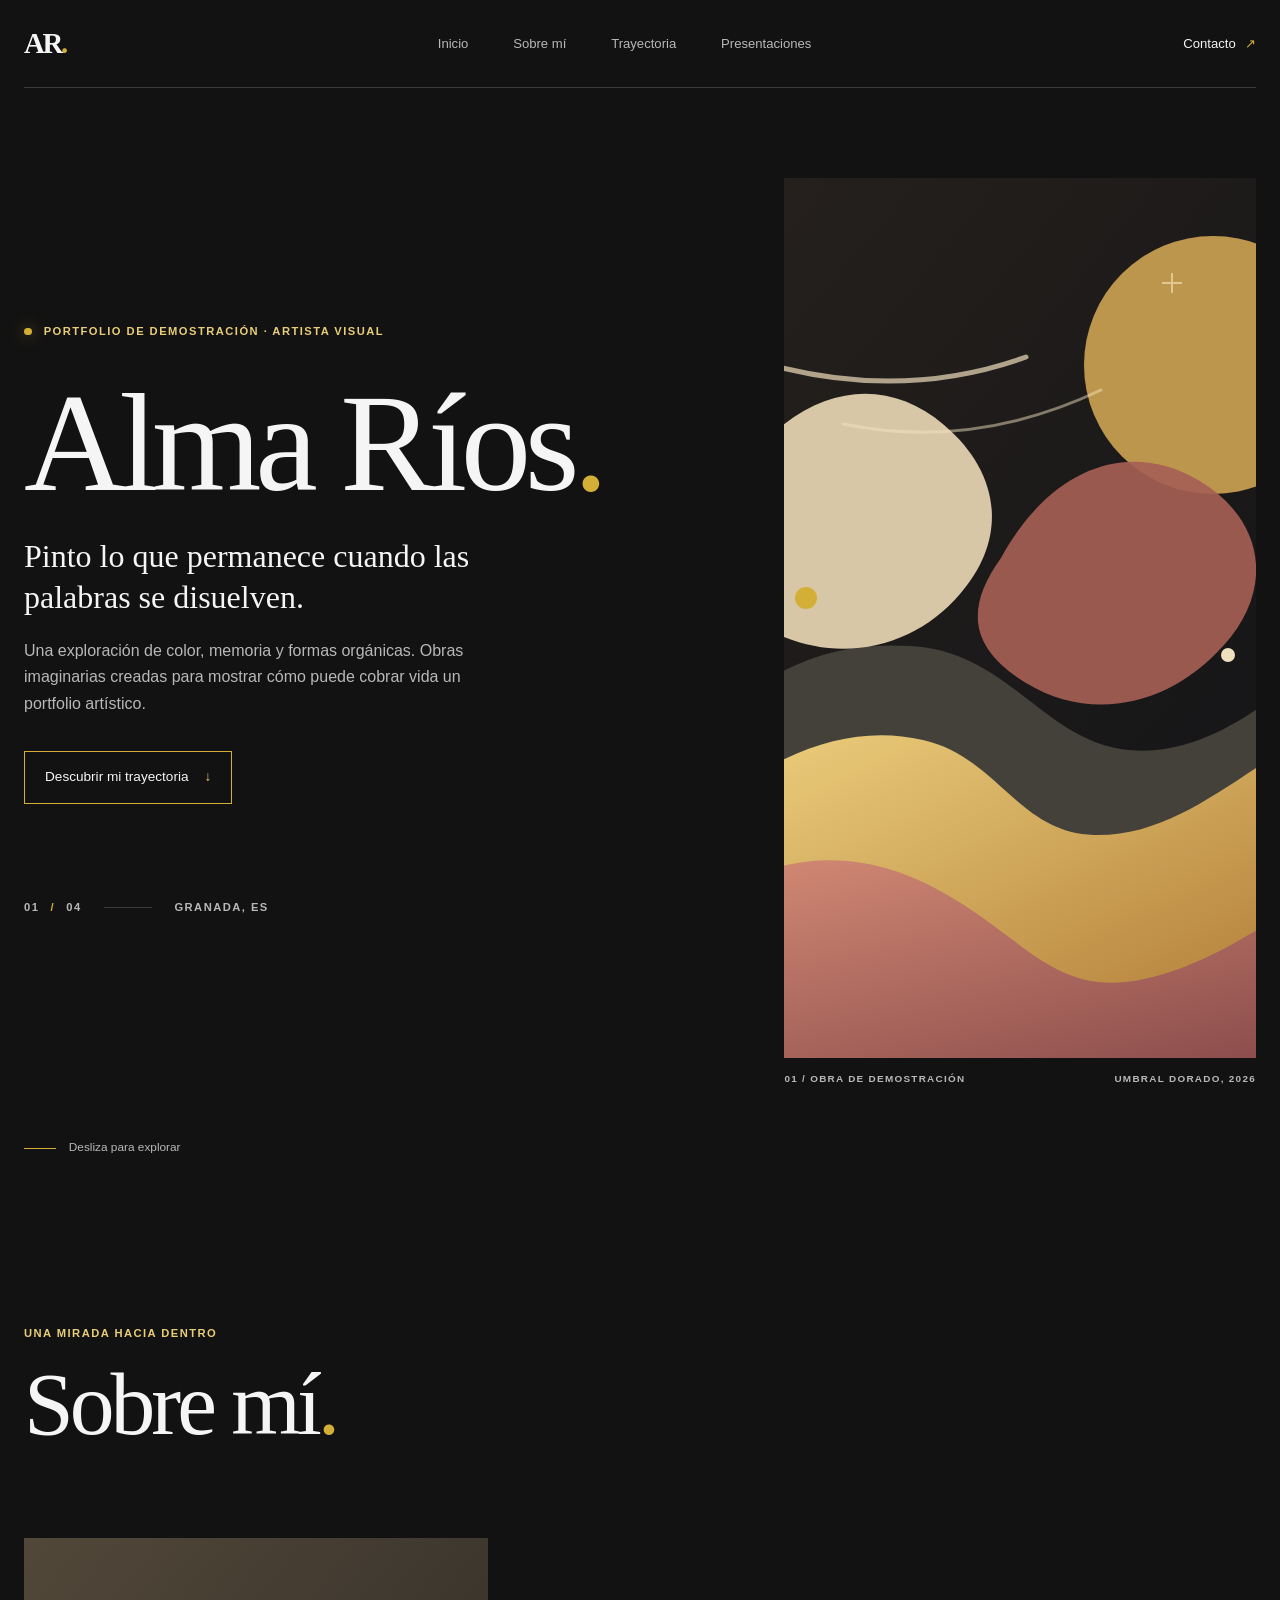
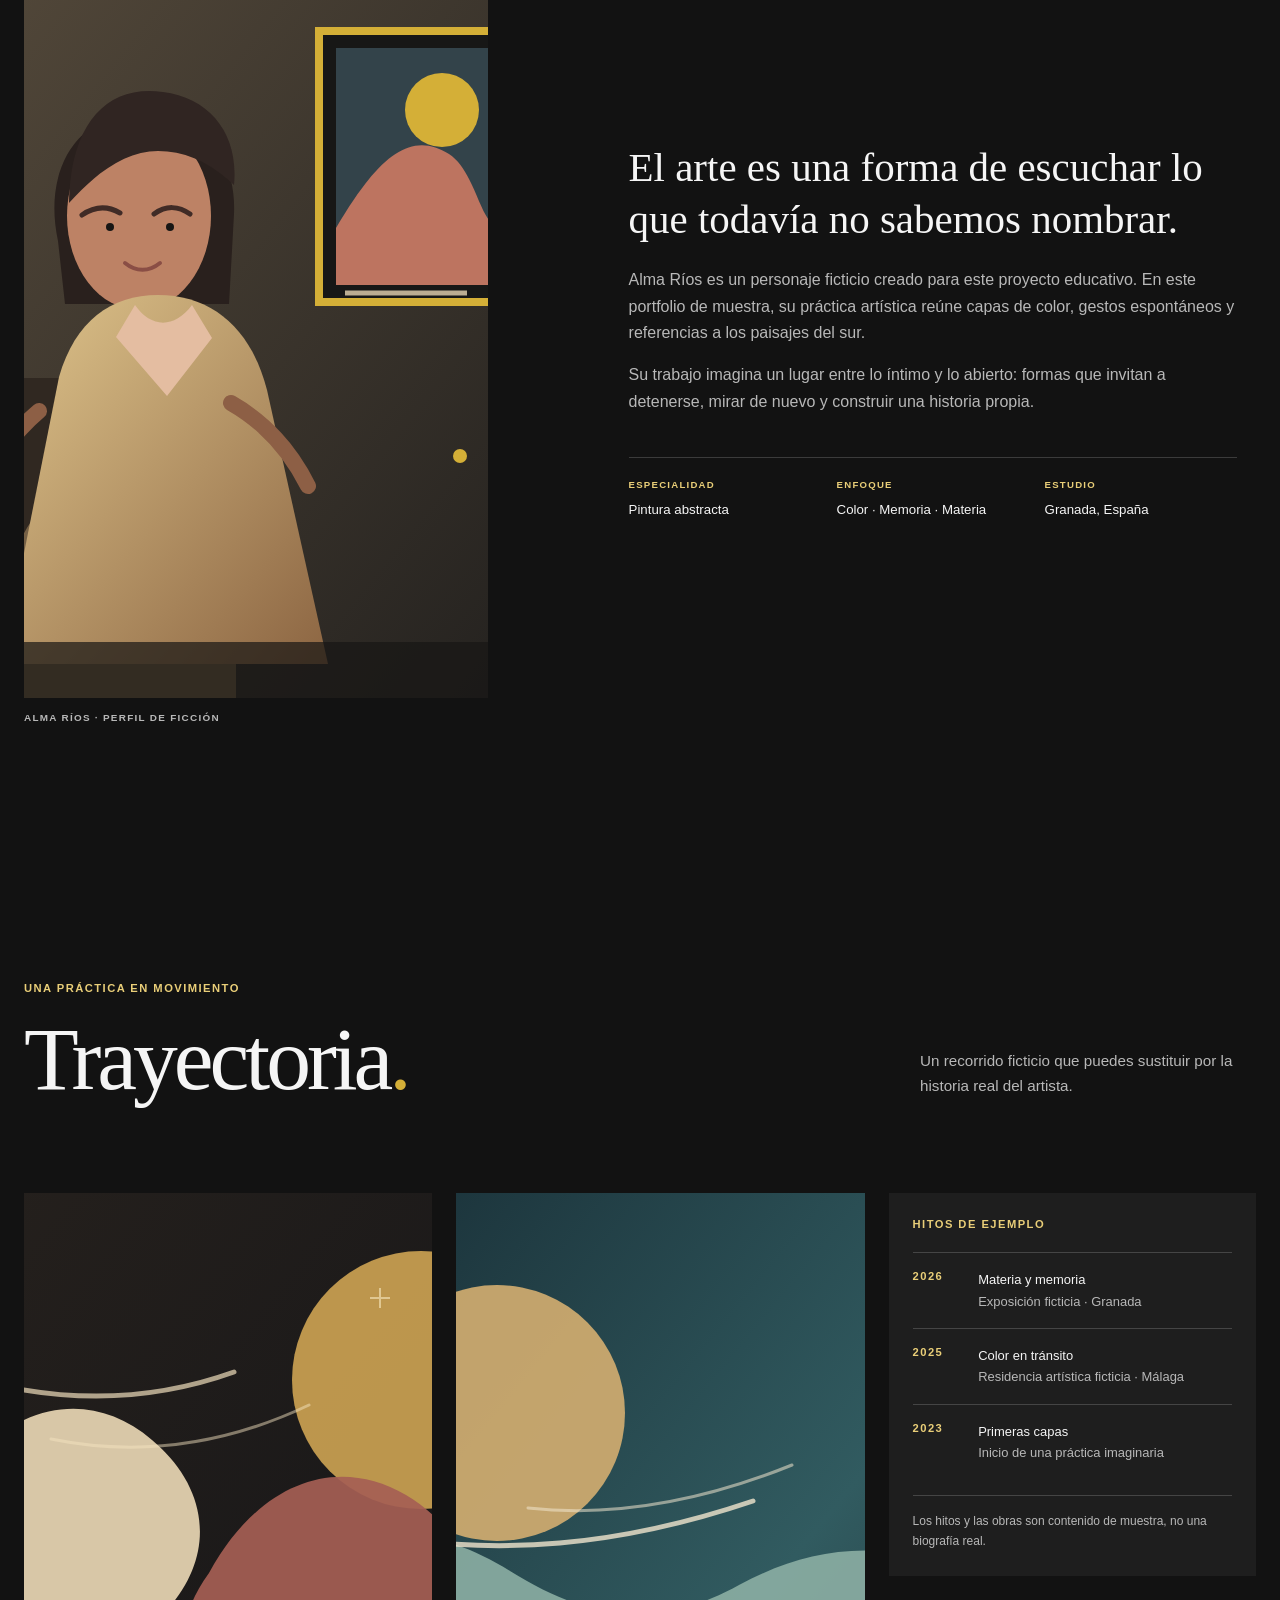
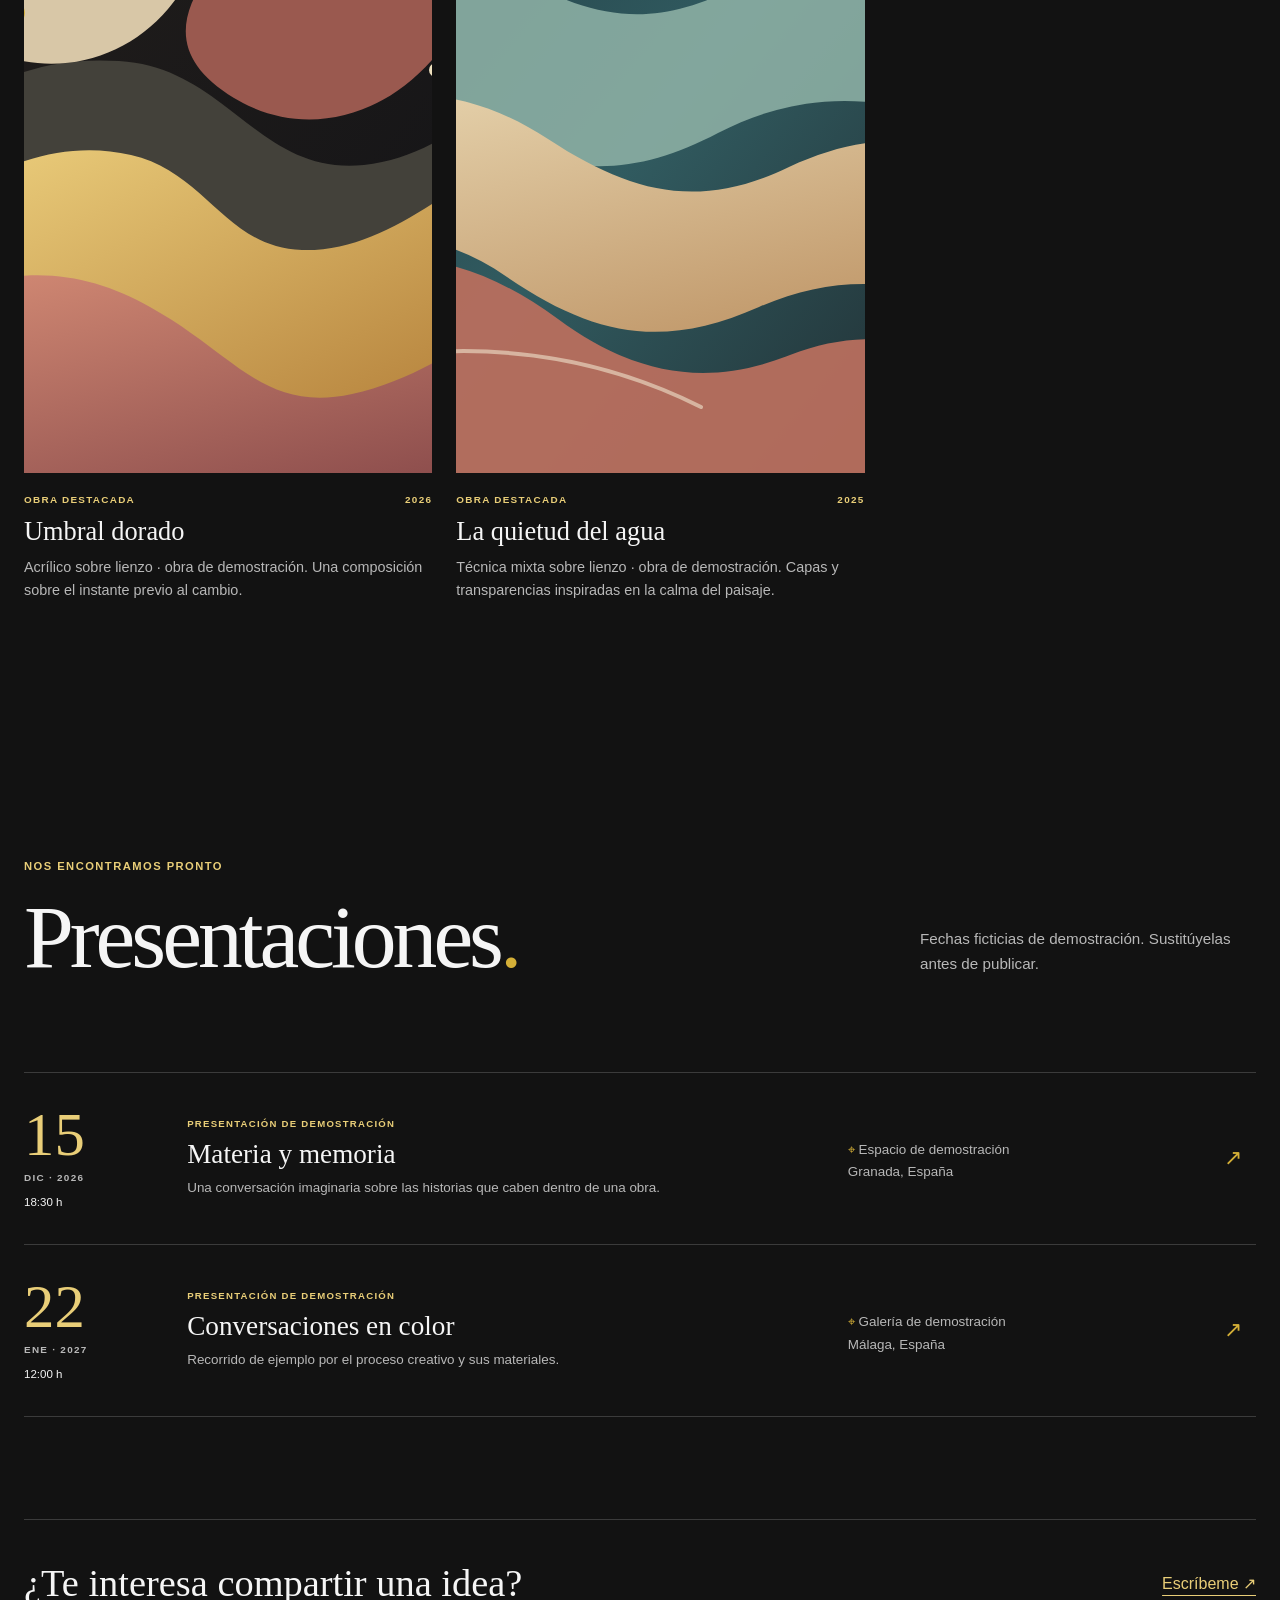
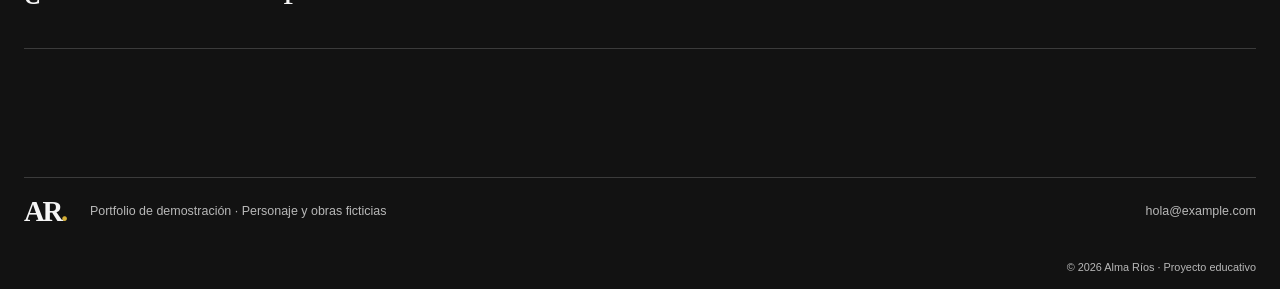
<file: artist-portfolio/index.html>
<!doctype html>
<html lang="es">
  <head>
    <meta charset="utf-8">
    <meta name="viewport" content="width=device-width, initial-scale=1">
    <meta name="description" content="Portfolio de demostración de Alma Ríos, artista visual ficticia. Descubre su biografía, trayectoria, obras y presentaciones de ejemplo.">
    <meta name="theme-color" content="#121212">
    <title>Alma Ríos — Artista visual | Portfolio de demostración</title>
    <link rel="stylesheet" href="styles.css">
    <script type="application/ld+json">
      {
        "@context": "https://schema.org",
        "@graph": [
          {
            "@type": "WebSite",
            "name": "Alma Ríos — Portfolio de demostración",
            "inLanguage": "es",
            "description": "Portfolio ficticio de artista visual, creado con fines educativos."
          },
          {
            "@type": "Person",
            "name": "Alma Ríos",
            "jobTitle": "Artista visual",
            "description": "Artista visual ficticia que explora el color, la memoria y las formas orgánicas.",
            "knowsAbout": ["Pintura abstracta", "Arte contemporáneo", "Composición cromática"]
          },
          {
            "@type": "VisualArtwork",
            "name": "Umbral dorado",
            "artform": "Pintura abstracta",
            "artMedium": "Acrílico sobre lienzo (obra de demostración)",
            "creator": { "@type": "Person", "name": "Alma Ríos" }
          },
          {
            "@type": "VisualArtwork",
            "name": "La quietud del agua",
            "artform": "Pintura abstracta",
            "artMedium": "Técnica mixta sobre lienzo (obra de demostración)",
            "creator": { "@type": "Person", "name": "Alma Ríos" }
          },
          {
            "@type": "Event",
            "name": "Materia y memoria — presentación de demostración",
            "startDate": "2026-12-15T18:30:00+01:00",
            "eventStatus": "https://schema.org/EventScheduled",
            "eventAttendanceMode": "https://schema.org/OfflineEventAttendanceMode",
            "location": {
              "@type": "Place",
              "name": "Espacio de demostración",
              "address": { "@type": "PostalAddress", "addressLocality": "Granada", "addressCountry": "ES" }
            },
            "performer": { "@type": "Person", "name": "Alma Ríos" },
            "description": "Evento ficticio incluido únicamente como ejemplo educativo."
          },
          {
            "@type": "Event",
            "name": "Conversaciones en color — presentación de demostración",
            "startDate": "2027-01-22T12:00:00+01:00",
            "eventStatus": "https://schema.org/EventScheduled",
            "eventAttendanceMode": "https://schema.org/OfflineEventAttendanceMode",
            "location": {
              "@type": "Place",
              "name": "Galería de demostración",
              "address": { "@type": "PostalAddress", "addressLocality": "Málaga", "addressCountry": "ES" }
            },
            "performer": { "@type": "Person", "name": "Alma Ríos" },
            "description": "Evento ficticio incluido únicamente como ejemplo educativo."
          }
        ]
      }
    </script>
  </head>
  <body>
    <a class="skip-link" href="#contenido">Saltar al contenido principal</a>

    <header class="site-header">
      <a class="brand" href="#inicio" aria-label="Alma Ríos, ir al inicio">AR<span aria-hidden="true">.</span></a>
      <nav class="main-navigation" aria-label="Navegación principal">
        <a href="#inicio">Inicio</a>
        <a href="#sobre-mi">Sobre mí</a>
        <a href="#trayectoria">Trayectoria</a>
        <a href="#presentaciones">Presentaciones</a>
      </nav>
      <a class="header-contact" href="mailto:hola@example.com">Contacto <span aria-hidden="true">↗</span></a>
    </header>

    <main id="contenido">
      <section class="hero section-shell" id="inicio" aria-labelledby="hero-title">
        <div class="hero-copy">
          <p class="eyebrow"><span class="status-dot" aria-hidden="true"></span> Portfolio de demostración · Artista visual</p>
          <h1 id="hero-title">Alma Ríos<span class="hero-period">.</span></h1>
          <p class="hero-intro">Pinto lo que permanece cuando las palabras se disuelven.</p>
          <p class="hero-description">Una exploración de color, memoria y formas orgánicas. Obras imaginarias creadas para mostrar cómo puede cobrar vida un portfolio artístico.</p>
          <a class="button-link" href="#trayectoria">Descubrir mi trayectoria <span aria-hidden="true">↓</span></a>
          <p class="hero-index">01 <span aria-hidden="true">/</span> 04 <span class="index-line" aria-hidden="true"></span> GRANADA, ES</p>
        </div>
        <figure class="hero-artwork">
          <img src="assets/images/umbral-dorado.svg" alt="Ilustración abstracta de demostración con formas curvas en tonos ocre, rosa y crema sobre fondo oscuro" width="720" height="880" fetchpriority="high">
          <figcaption><span>01 / OBRA DE DEMOSTRACIÓN</span><span>Umbral dorado, 2026</span></figcaption>
        </figure>
        <a class="scroll-cue" href="#sobre-mi"><span class="scroll-cue-line" aria-hidden="true"></span> Desliza para explorar</a>
      </section>

      <section class="about section-shell" id="sobre-mi" aria-labelledby="about-title">
        <div class="section-heading">
          <p class="eyebrow">Una mirada hacia dentro</p>
          <h2 id="about-title">Sobre mí<span class="hero-period">.</span></h2>
        </div>
        <div class="about-grid">
          <figure class="portrait-frame">
            <img src="assets/images/retrato-estudio.svg" alt="Retrato ilustrado de demostración de Alma Ríos en su estudio, junto a un lienzo abstracto" width="620" height="760" loading="lazy">
            <figcaption>ALMA RÍOS · PERFIL DE FICCIÓN</figcaption>
          </figure>
          <div class="about-copy">
            <p class="lead-copy">El arte es una forma de escuchar lo que todavía no sabemos nombrar.</p>
            <p>Alma Ríos es un personaje ficticio creado para este proyecto educativo. En este portfolio de muestra, su práctica artística reúne capas de color, gestos espontáneos y referencias a los paisajes del sur.</p>
            <p>Su trabajo imagina un lugar entre lo íntimo y lo abierto: formas que invitan a detenerse, mirar de nuevo y construir una historia propia.</p>
            <div class="about-details">
              <div><span class="detail-label">ESPECIALIDAD</span><span>Pintura abstracta</span></div>
              <div><span class="detail-label">ENFOQUE</span><span>Color · Memoria · Materia</span></div>
              <div><span class="detail-label">ESTUDIO</span><span>Granada, España</span></div>
            </div>
          </div>
        </div>
      </section>

      <section class="journey section-shell" id="trayectoria" aria-labelledby="journey-title">
        <div class="section-heading section-heading-row">
          <div><p class="eyebrow">Una práctica en movimiento</p><h2 id="journey-title">Trayectoria<span class="hero-period">.</span></h2></div>
          <p class="section-aside">Un recorrido ficticio que puedes sustituir por la historia real del artista.</p>
        </div>
        <div class="journey-grid">
          <article class="journey-card journey-card-featured">
            <div class="card-art"><img src="assets/images/umbral-dorado.svg" alt="Detalle de la obra abstracta de demostración Umbral dorado" width="720" height="880" loading="lazy"></div>
            <div class="card-meta"><span>OBRA DESTACADA</span><span>2026</span></div>
            <h3>Umbral dorado</h3>
            <p>Acrílico sobre lienzo · obra de demostración. Una composición sobre el instante previo al cambio.</p>
          </article>
          <article class="journey-card">
            <div class="card-art card-art-water"><img src="assets/images/quietud-agua.svg" alt="Composición abstracta de demostración con ondas azules y reflejos color crema" width="720" height="880" loading="lazy"></div>
            <div class="card-meta"><span>OBRA DESTACADA</span><span>2025</span></div>
            <h3>La quietud del agua</h3>
            <p>Técnica mixta sobre lienzo · obra de demostración. Capas y transparencias inspiradas en la calma del paisaje.</p>
          </article>
          <article class="milestone-card">
            <p class="eyebrow">HITOS DE EJEMPLO</p>
            <ol class="milestone-list">
              <li><span class="milestone-year">2026</span><span><strong>Materia y memoria</strong><br>Exposición ficticia · Granada</span></li>
              <li><span class="milestone-year">2025</span><span><strong>Color en tránsito</strong><br>Residencia artística ficticia · Málaga</span></li>
              <li><span class="milestone-year">2023</span><span><strong>Primeras capas</strong><br>Inicio de una práctica imaginaria</span></li>
            </ol>
            <p class="demo-note">Los hitos y las obras son contenido de muestra, no una biografía real.</p>
          </article>
        </div>
      </section>

      <section class="events section-shell" id="presentaciones" aria-labelledby="events-title">
        <div class="section-heading section-heading-row">
          <div><p class="eyebrow">Nos encontramos pronto</p><h2 id="events-title">Presentaciones<span class="hero-period">.</span></h2></div>
          <p class="section-aside">Fechas ficticias de demostración. Sustitúyelas antes de publicar.</p>
        </div>
        <div class="events-list">
          <article class="event-card">
            <time class="event-date" datetime="2026-12-15T18:30:00+01:00"><span class="event-day">15</span><span class="event-month">DIC · 2026</span><span class="event-time">18:30 h</span></time>
            <div class="event-info"><p class="event-type">PRESENTACIÓN DE DEMOSTRACIÓN</p><h3>Materia y memoria</h3><p>Una conversación imaginaria sobre las historias que caben dentro de una obra.</p></div>
            <p class="event-location"><span aria-hidden="true">⌖</span> Espacio de demostración<br>Granada, España</p>
            <span class="event-arrow" aria-hidden="true">↗</span>
          </article>
          <article class="event-card">
            <time class="event-date" datetime="2027-01-22T12:00:00+01:00"><span class="event-day">22</span><span class="event-month">ENE · 2027</span><span class="event-time">12:00 h</span></time>
            <div class="event-info"><p class="event-type">PRESENTACIÓN DE DEMOSTRACIÓN</p><h3>Conversaciones en color</h3><p>Recorrido de ejemplo por el proceso creativo y sus materiales.</p></div>
            <p class="event-location"><span aria-hidden="true">⌖</span> Galería de demostración<br>Málaga, España</p>
            <span class="event-arrow" aria-hidden="true">↗</span>
          </article>
        </div>
        <div class="contact-cta"><p>¿Te interesa compartir una idea?</p><a href="mailto:hola@example.com">Escríbeme <span aria-hidden="true">↗</span></a></div>
      </section>
    </main>

    <footer class="site-footer">
      <a class="brand footer-brand" href="#inicio" aria-label="Alma Ríos, volver al inicio">AR<span aria-hidden="true">.</span></a>
      <p>Portfolio de demostración · Personaje y obras ficticias</p>
      <a href="mailto:hola@example.com">hola@example.com</a>
      <p class="copyright">© 2026 Alma Ríos · Proyecto educativo</p>
    </footer>
  </body>
</html>
</file>
<file: artist-portfolio/styles.css>
:root {
  color-scheme: dark;
  --color-background: #121212;
  --color-surface: #1e1e1e;
  --color-surface-raised: #282622;
  --color-text: #f5f5f5;
  --color-text-muted: #b8b8b8;
  --color-accent: #d4af37;
  --color-accent-soft: #e9ce78;
  --color-rule: rgb(245 245 245 / 18%);
  --font-body: "Avenir Next", Avenir, "Segoe UI", sans-serif;
  --font-display: "Iowan Old Style", "Palatino Linotype", "Book Antiqua", Georgia, serif;
  --content-width: 82rem;
  --space-section: clamp(5rem, 10vw, 9rem);
}

/* Reset y estilos base */
*,
*::before,
*::after {
  box-sizing: border-box;
}

html {
  scroll-behavior: smooth;
  scroll-padding-top: 5rem;
}

body {
  min-width: 0;
  margin: 0;
  background: var(--color-background);
  color: var(--color-text);
  font-family: var(--font-body);
  font-size: 1rem;
  line-height: 1.65;
}

img {
  display: block;
  max-width: 100%;
}

figure,
p {
  margin: 0;
}

a {
  color: inherit;
}

/* Tipografía */
h1,
h2,
h3 {
  margin: 0;
  font-weight: 400;
}

h1,
h2 {
  font-family: var(--font-display);
  letter-spacing: -0.045em;
}

h1 {
  font-size: clamp(4.5rem, 11vw, 10rem);
  line-height: 0.95;
}

h2 {
  font-size: clamp(3.2rem, 7vw, 6.3rem);
  line-height: 1;
}

h3 {
  font-size: 1.4rem;
  line-height: 1.25;
}

/* Layout general */
.section-shell,
.site-header,
.site-footer {
  width: min(calc(100% - 3rem), var(--content-width));
  margin-inline: auto;
}

.section-shell {
  min-height: 100vh;
  padding-block: var(--space-section);
  scroll-margin-top: 3rem;
}

.eyebrow,
.detail-label,
.card-meta,
.event-type,
.event-month,
.hero-index,
.portrait-frame figcaption,
.hero-artwork figcaption,
.milestone-year {
  font-size: 0.7rem;
  font-weight: 700;
  letter-spacing: 0.13em;
  line-height: 1.4;
  text-transform: uppercase;
}

.eyebrow {
  color: var(--color-accent-soft);
}

.hero-period {
  color: var(--color-accent);
}

.section-heading {
  margin-bottom: clamp(3rem, 7vw, 6rem);
}

.section-heading .eyebrow {
  margin-bottom: 1.1rem;
}

.section-heading-row {
  display: flex;
  align-items: end;
  justify-content: space-between;
  gap: 2rem;
}

.section-aside {
  max-width: 21rem;
  padding-bottom: 0.35rem;
  color: var(--color-text-muted);
  font-size: 0.95rem;
}

/* Navegación */
.site-header {
  position: relative;
  z-index: 1;
  display: flex;
  align-items: center;
  justify-content: space-between;
  min-height: 5.5rem;
  border-bottom: 1px solid var(--color-rule);
}

.brand {
  font-family: var(--font-display);
  font-size: 1.8rem;
  font-weight: 700;
  letter-spacing: -0.08em;
  text-decoration: none;
}

.brand span {
  color: var(--color-accent);
}

.main-navigation {
  display: flex;
  align-items: center;
  gap: clamp(1.25rem, 3.5vw, 3.5rem);
}

.main-navigation a,
.header-contact {
  color: var(--color-text-muted);
  font-size: 0.82rem;
  text-decoration: none;
  transition: color 180ms ease;
}

.main-navigation a:hover,
.header-contact:hover,
.site-footer a:hover {
  color: var(--color-accent-soft);
}

.header-contact {
  color: var(--color-text);
}

.header-contact span {
  margin-left: 0.35rem;
  color: var(--color-accent);
}

/* Sección Hero */
.hero {
  position: relative;
  display: grid;
  grid-template-columns: minmax(0, 1.04fr) minmax(18rem, 0.76fr);
  align-items: center;
  gap: clamp(3rem, 9vw, 9rem);
  padding-top: clamp(4rem, 7vw, 7rem);
  padding-bottom: 7rem;
}

.hero-copy {
  padding-bottom: 1.5rem;
}

.hero-copy .eyebrow {
  display: flex;
  align-items: center;
  gap: 0.75rem;
  margin-bottom: 2.3rem;
}

.status-dot {
  width: 0.48rem;
  aspect-ratio: 1;
  border-radius: 50%;
  background: var(--color-accent);
  box-shadow: 0 0 1rem rgb(212 175 55 / 55%);
}

.hero-intro {
  max-width: 34rem;
  margin-top: 1.6rem;
  font-family: var(--font-display);
  font-size: clamp(1.4rem, 2.5vw, 2rem);
  line-height: 1.3;
}

.hero-description {
  max-width: 31rem;
  margin-top: 1.2rem;
  color: var(--color-text-muted);
}

.button-link {
  display: inline-flex;
  align-items: center;
  gap: 1rem;
  margin-top: 2.1rem;
  padding: 0.9rem 1.25rem;
  border: 1px solid var(--color-accent);
  color: var(--color-text);
  font-size: 0.85rem;
  text-decoration: none;
  transition: background-color 180ms ease, color 180ms ease;
}

.button-link:hover {
  background: var(--color-accent);
  color: var(--color-background);
}

.button-link span {
  color: var(--color-accent-soft);
}

.button-link:hover span {
  color: inherit;
}

.hero-index {
  display: flex;
  align-items: center;
  gap: 0.7rem;
  margin-top: clamp(3rem, 8vw, 6rem);
  color: var(--color-text-muted);
}

.hero-index span:first-of-type {
  color: var(--color-accent);
}

.index-line {
  width: 3rem;
  height: 1px;
  margin-inline: 0.7rem;
  background: var(--color-rule);
}

.hero-artwork {
  width: min(100%, 30rem);
  justify-self: end;
}

.hero-artwork img {
  width: 100%;
  aspect-ratio: 0.82;
  object-fit: cover;
}

.hero-artwork figcaption {
  display: flex;
  justify-content: space-between;
  gap: 1rem;
  padding-top: 0.9rem;
  color: var(--color-text-muted);
  font-size: 0.62rem;
}

.scroll-cue {
  position: absolute;
  bottom: 2.5rem;
  left: 0;
  display: flex;
  align-items: center;
  gap: 0.8rem;
  color: var(--color-text-muted);
  font-size: 0.74rem;
  text-decoration: none;
}

.scroll-cue-line {
  width: 2rem;
  height: 1px;
  background: var(--color-accent);
}

/* Sección About */
.about-grid {
  display: grid;
  grid-template-columns: minmax(15rem, 0.78fr) minmax(0, 1fr);
  align-items: center;
  gap: clamp(3rem, 9vw, 9rem);
}

.portrait-frame {
  max-width: 29rem;
}

.portrait-frame img {
  width: 100%;
  aspect-ratio: 0.82;
  object-fit: cover;
}

.portrait-frame figcaption {
  margin-top: 0.8rem;
  color: var(--color-text-muted);
  font-size: 0.62rem;
}

.about-copy {
  max-width: 38rem;
}

.lead-copy {
  margin-bottom: 1.4rem;
  font-family: var(--font-display);
  font-size: clamp(1.7rem, 3.2vw, 2.6rem);
  line-height: 1.25;
}

.about-copy > p:not(.lead-copy) {
  margin-top: 1rem;
  color: var(--color-text-muted);
}

.about-details {
  display: grid;
  grid-template-columns: repeat(3, 1fr);
  gap: 1rem;
  margin-top: 2.6rem;
  padding-top: 1.3rem;
  border-top: 1px solid var(--color-rule);
}

.about-details div {
  display: grid;
  gap: 0.45rem;
}

.detail-label {
  color: var(--color-accent-soft);
  font-size: 0.6rem;
}

.about-details div span:last-child {
  font-size: 0.83rem;
}

/* Sección trayectoria */
.journey-grid {
  display: grid;
  grid-template-columns: 1fr 1fr 0.9fr;
  align-items: start;
  gap: 1.5rem;
}

.journey-card {
  min-width: 0;
}

.card-art {
  overflow: hidden;
  background: var(--color-surface);
}

.card-art img {
  width: 100%;
  aspect-ratio: 1.1;
  object-fit: cover;
  transition: transform 400ms ease;
}

.journey-card:hover .card-art img {
  transform: scale(1.035);
}

.card-art-water img {
  object-position: center 38%;
}

.card-meta {
  display: flex;
  justify-content: space-between;
  gap: 1rem;
  margin-top: 1.2rem;
  color: var(--color-accent-soft);
  font-size: 0.62rem;
}

.journey-card h3 {
  margin-top: 0.55rem;
  font-family: var(--font-display);
  font-size: 1.65rem;
}

.journey-card > p {
  margin-top: 0.45rem;
  color: var(--color-text-muted);
  font-size: 0.9rem;
}

.milestone-card {
  padding: 1.5rem;
  background: var(--color-surface);
}

.milestone-card > .eyebrow {
  margin-bottom: 1.2rem;
}

.milestone-list {
  margin: 0;
  padding: 0;
  list-style: none;
}

.milestone-list li {
  display: grid;
  grid-template-columns: 3.5rem 1fr;
  gap: 0.6rem;
  padding-block: 1rem;
  border-top: 1px solid var(--color-rule);
  color: var(--color-text-muted);
  font-size: 0.81rem;
}

.milestone-year {
  color: var(--color-accent-soft);
}

.milestone-list strong {
  color: var(--color-text);
  font-weight: 500;
}

.demo-note {
  margin-top: 1rem;
  padding-top: 1rem;
  border-top: 1px solid var(--color-rule);
  color: var(--color-text-muted);
  font-size: 0.75rem;
}

/* Sección presentaciones */
.events-list {
  border-top: 1px solid var(--color-rule);
}

.event-card {
  display: grid;
  grid-template-columns: 7rem minmax(0, 1.5fr) minmax(10rem, 0.8fr) 2rem;
  align-items: center;
  gap: clamp(1rem, 4vw, 3.5rem);
  padding: 2rem 0;
  border-bottom: 1px solid var(--color-rule);
}

.event-date {
  display: grid;
  justify-items: start;
  color: var(--color-accent-soft);
  text-decoration: none;
}

.event-day {
  font-family: var(--font-display);
  font-size: 3.8rem;
  line-height: 1;
}

.event-month {
  margin-top: 0.35rem;
  color: var(--color-text-muted);
  font-size: 0.62rem;
}

.event-time {
  margin-top: 0.5rem;
  color: var(--color-text);
  font-size: 0.72rem;
  letter-spacing: normal;
}

.event-type {
  margin-bottom: 0.4rem;
  color: var(--color-accent-soft);
  font-size: 0.6rem;
}

.event-info h3 {
  font-family: var(--font-display);
  font-size: 1.7rem;
}

.event-info > p:last-child,
.event-location {
  margin-top: 0.4rem;
  color: var(--color-text-muted);
  font-size: 0.84rem;
}

.event-location span {
  color: var(--color-accent);
}

.event-arrow {
  color: var(--color-accent);
  font-size: 1.4rem;
}

.contact-cta {
  display: flex;
  align-items: center;
  justify-content: space-between;
  gap: 2rem;
  margin-top: clamp(4rem, 8vw, 7rem);
  padding: 2rem 0;
  border-top: 1px solid var(--color-rule);
  border-bottom: 1px solid var(--color-rule);
}

.contact-cta p {
  font-family: var(--font-display);
  font-size: clamp(1.6rem, 3vw, 2.6rem);
}

.contact-cta a {
  color: var(--color-accent-soft);
  text-decoration-thickness: 1px;
  text-underline-offset: 0.35rem;
}

/* Footer */
.site-footer {
  display: grid;
  grid-template-columns: auto 1fr auto;
  align-items: center;
  gap: 1.5rem;
  min-height: 7rem;
  border-top: 1px solid var(--color-rule);
  color: var(--color-text-muted);
  font-size: 0.78rem;
}

.footer-brand {
  color: var(--color-text);
}

.site-footer > a:not(.brand) {
  text-decoration: none;
}

.copyright {
  grid-column: 2 / 4;
  justify-self: end;
  margin-top: -1.4rem;
  font-size: 0.68rem;
}

/* Accesibilidad */
.skip-link {
  position: absolute;
  top: 0.75rem;
  left: 0.75rem;
  z-index: 5;
  padding: 0.75rem 1rem;
  transform: translateY(-160%);
  background: var(--color-accent);
  color: var(--color-background);
  font-weight: 700;
}

.skip-link:focus {
  transform: translateY(0);
}

:focus-visible {
  outline: 3px solid var(--color-accent-soft);
  outline-offset: 4px;
}

/* Media queries */
@media (max-width: 58rem) {
  .hero {
    grid-template-columns: minmax(0, 1fr) minmax(15rem, 0.8fr);
    gap: 2.5rem;
  }

  .journey-grid {
    grid-template-columns: repeat(2, minmax(0, 1fr));
  }

  .milestone-card {
    grid-column: 1 / -1;
  }

  .event-card {
    grid-template-columns: 5rem minmax(0, 1fr) minmax(9rem, 0.7fr) 1.5rem;
    gap: 1.25rem;
  }
}

@media (max-width: 42rem) {
  .section-shell,
  .site-header,
  .site-footer {
    width: min(calc(100% - 2rem), var(--content-width));
  }

  .site-header {
    min-height: 4.5rem;
    flex-wrap: wrap;
    row-gap: 0.4rem;
    padding-block: 0.8rem;
  }

  .brand {
    font-size: 1.55rem;
  }

  .main-navigation {
    order: 3;
    width: 100%;
    justify-content: space-between;
    gap: 0.5rem;
    padding-top: 0.45rem;
  }

  .main-navigation a {
    font-size: 0.72rem;
  }

  .header-contact {
    margin-left: auto;
  }

  .section-shell {
    min-height: auto;
    padding-block: 5.5rem;
  }

  .hero {
    min-height: calc(100svh - 7rem);
    grid-template-columns: 1fr;
    align-content: center;
    gap: 2.5rem;
    padding-top: 3.5rem;
    padding-bottom: 6rem;
  }

  .hero-copy .eyebrow {
    margin-bottom: 1.4rem;
    font-size: 0.62rem;
  }

  h1 {
    font-size: clamp(4.3rem, 18vw, 7rem);
  }

  .hero-artwork {
    width: min(100%, 25rem);
    justify-self: center;
  }

  .hero-artwork img {
    max-height: 55vh;
    aspect-ratio: 1.15;
  }

  .hero-index {
    margin-top: 2rem;
  }

  .scroll-cue {
    bottom: 1.75rem;
  }

  .section-heading-row {
    display: block;
  }

  .section-aside {
    margin-top: 1.2rem;
  }

  .about-grid {
    grid-template-columns: 1fr;
    gap: 2.5rem;
  }

  .portrait-frame {
    width: min(100%, 24rem);
  }

  .about-details {
    grid-template-columns: 1fr;
    gap: 1rem;
  }

  .about-details div {
    grid-template-columns: 7.5rem 1fr;
  }

  .journey-grid {
    grid-template-columns: 1fr;
    gap: 2.5rem;
  }

  .milestone-card {
    grid-column: auto;
  }

  .card-art img {
    aspect-ratio: 1.25;
  }

  .event-card {
    grid-template-columns: 4.2rem 1fr 1.25rem;
    align-items: start;
    gap: 0.75rem 1rem;
    padding-block: 1.5rem;
  }

  .event-day {
    font-size: 3rem;
  }

  .event-info h3 {
    font-size: 1.4rem;
  }

  .event-location {
    grid-column: 2 / 3;
    margin-top: 0;
  }

  .event-arrow {
    grid-column: 3;
    grid-row: 1;
  }

  .contact-cta {
    align-items: start;
  }

  .site-footer {
    grid-template-columns: auto 1fr;
    gap: 0.75rem 1rem;
    padding-block: 1.5rem;
  }

  .site-footer > p:nth-child(2) {
    grid-column: 2;
  }

  .site-footer > a:not(.brand) {
    grid-column: 2;
  }

  .copyright {
    grid-column: 2;
    justify-self: start;
    margin-top: 0;
  }
}

@media (max-width: 22rem) {
  h1 {
    font-size: clamp(3rem, 16vw, 4.3rem);
  }

  .main-navigation {
    gap: 0.25rem;
  }

  .main-navigation a {
    font-size: 0.65rem;
  }
}

@media (prefers-reduced-motion: reduce) {
  *,
  *::before,
  *::after {
    scroll-behavior: auto !important;
    transition-duration: 0.01ms !important;
    animation-duration: 0.01ms !important;
    animation-iteration-count: 1 !important;
  }
}
</file>
